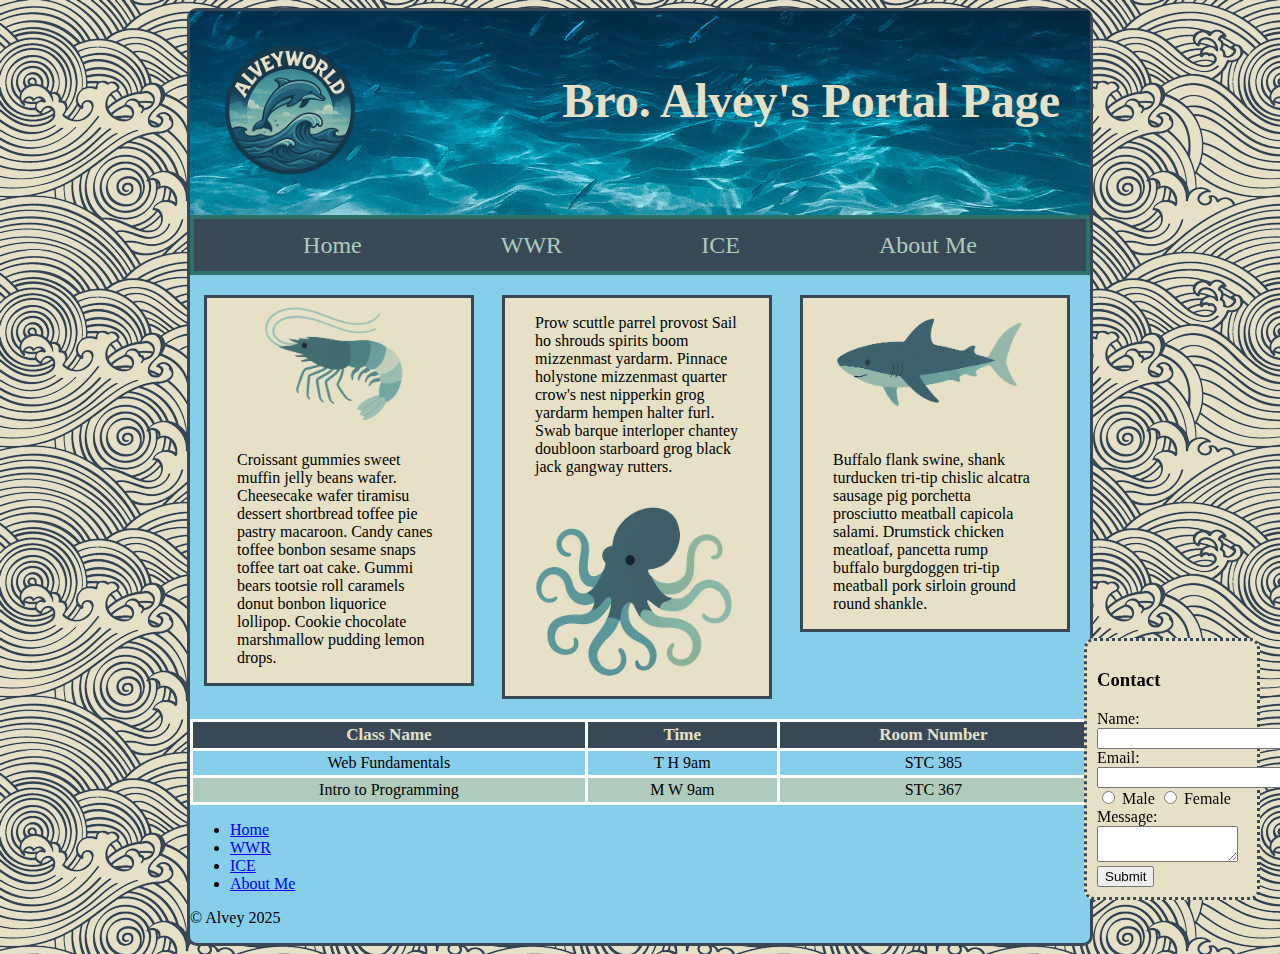
<file: wdd130-alvey demo/index.html>
<!DOCTYPE html>
<html lang="en">

<head>
    <meta charset="UTF-8">
    <meta name="viewport" content="width=device-width, initial-scale=1.0">
    <title>Portal Page</title>
    <link rel="stylesheet" href="styles/style.css"> 
</head>

<body>
    
    <div id="wrapper">
        <header>
            <img src="images/alveyworld_dolphin_logo.png" alt="Bowler Hat Guy Logo">
            <h1>Bro. Alvey's Portal Page</h1>
        </header>
        <nav>
            <a href="index.html">Home</a>
            <a href="wwr/index.html">WWR</a>
            <a href="ice/index.html">ICE</a>
            <a href="aboutme.html">About Me</a>
        </nav>
        <main>
            <section>
                <img src="images/shrimp.png" alt="Shrimp image">
                <p>Croissant gummies sweet muffin jelly beans wafer. Cheesecake wafer tiramisu dessert shortbread toffee pie pastry macaroon. Candy canes toffee bonbon sesame snaps toffee tart oat cake. Gummi bears tootsie roll caramels donut bonbon liquorice lollipop. Cookie chocolate marshmallow pudding lemon drops.</p>
            </section>
            <section>
                <p>Prow scuttle parrel provost Sail ho shrouds spirits boom mizzenmast yardarm. Pinnace holystone mizzenmast quarter crow's nest nipperkin grog yardarm hempen halter furl. Swab barque interloper chantey doubloon starboard grog black jack gangway rutters.</p>
                <img src="images/octopus.png" alt="Octopus image">
            </section>
            <section>
                <img src="images/shark.png" alt="Shark image">
                <p>Buffalo flank swine, shank turducken tri-tip chislic alcatra sausage pig porchetta prosciutto meatball capicola salami. Drumstick chicken meatloaf, pancetta rump buffalo burgdoggen tri-tip meatball pork sirloin ground round shankle.</p>
            </section>

            <table class="paleBlueRows">
                <thead>
                    <tr>
                        <th>Class Name</th>
                        <th>Time</th>
                        <th>Room Number</th>
                    </tr>
                </thead>
                <tbody>
                <tr>
                    <td>Web Fundamentals</td>
                    <td>T H 9am</td>
                    <td>STC 385</td>
                </tr>
                <tr>
                    <td>Intro to Programming</td>
                    <td>M W 9am</td>
                    <td>STC 367</td>
                </tr>
            </tbody>
            </table>
        </main>
        <footer>
            <ul>
                <li><a href="index.html">Home</a></li>
                <li><a href="wwr/index.html">WWR</a></li>
                <li><a href="ice/index.html">ICE</a></li>
                <li><a href="aboutme.html">About Me</a></li>
            </ul>

            
            <form>
                <h3>Contact</h3>
                <label for="name">Name:</label>
                <input type="text" id="name" name="name" required>
                <br>
                <label for="email">Email:</label>
                <input type="email" id="email" name="email" required>

                <br>
                <input type="radio" id="gender" name="gender" value="male">
                <label for="gender">Male</label>
                <input type="radio" id="gender" name="gender" value="female">
                <label for="gender">Female</label>
                <br>
                <label for="message">Message:</label>
                <textarea id="message" name="message" cols="15" rows="2" required></textarea>
                <br>
                <input type="submit">
            </form>
            <p>&copy; Alvey 2025</p>
        </footer>
    </div>

</body>

</html>
</file>
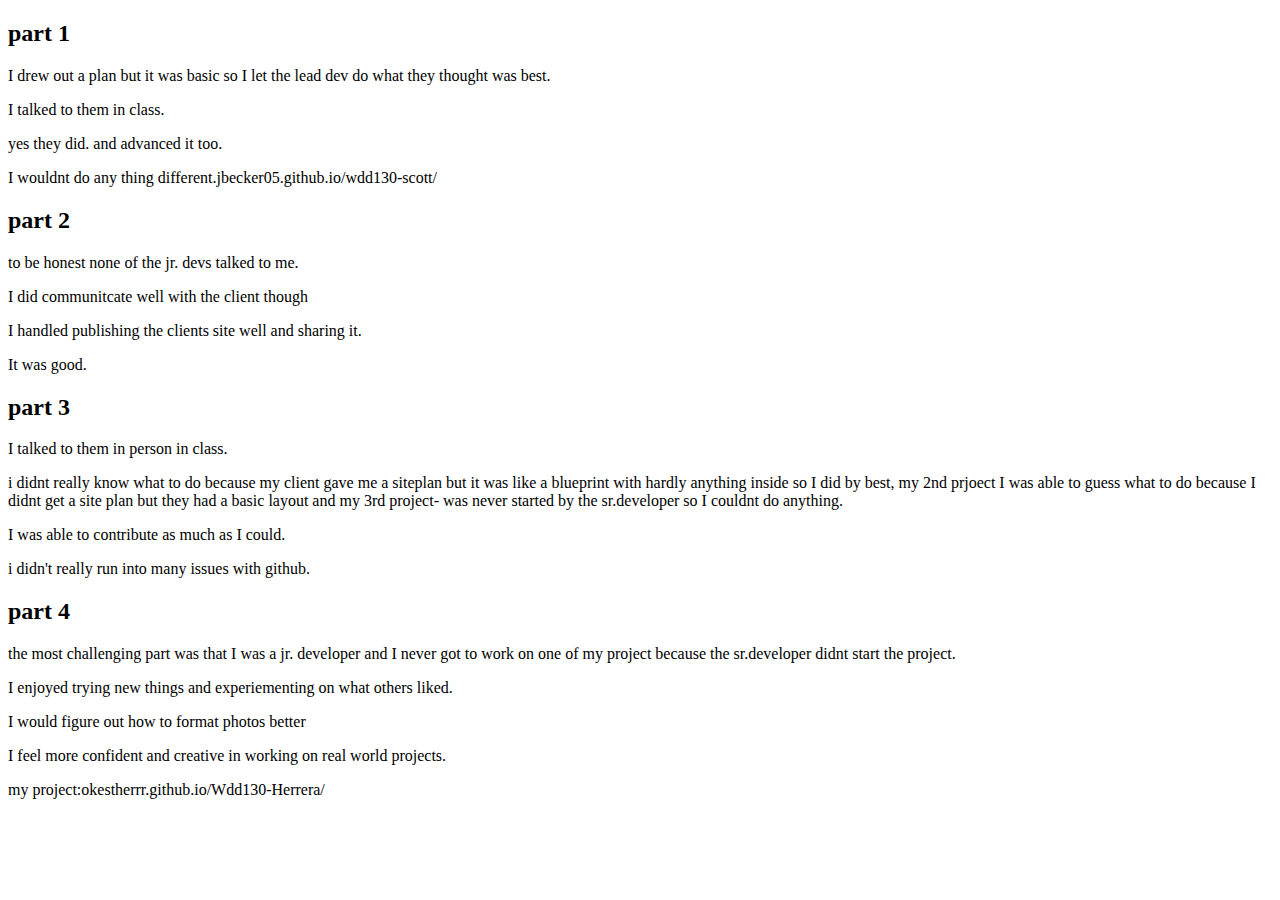
<file: Client_Report.Html>
<!DOCTYPE html>
<html lang="en">
<head>
    <meta charset="UTF-8">
    <meta name="viewport" content="width=device-width, initial-scale=1.0">
    <title>Client report</title>
</head>
<body>
<h2>part 1</h2>
    <p>I drew out a plan but it was basic so I let the lead dev do what they thought was best.</p>
    <p>I talked to them in class.</p>
    <p>yes they did. and advanced it too.</p>
    <p>I wouldnt do any thing different.jbecker05.github.io/wdd130-scott/</p>
<h2>part 2</h2>
    <p>to be honest none of the jr. devs talked to me. </p>
    <p>I did communitcate well with the client though</p>
    <p>I handled publishing the clients site well and sharing it.</p>
    <p>It was good.</p>

<h2>part 3</h2>
    <p>I talked to them in person in class.</p>
    <p>i didnt really know what to do because my client gave me a siteplan but it was like a blueprint with hardly anything inside so I did by best, my 2nd prjoect I was able to guess what to do because I didnt get a site plan but they had a basic layout and my 3rd project- was never started by the sr.developer so I couldnt do anything.</p>
    <p>I was able to contribute as much as I could. </p>
    <p>i didn't really run into many issues with github.</p>

<h2>part 4</h2>
    <p>the most challenging part was that I was a jr. developer and I never got to work on one of my project because the sr.developer didnt start the project. </p>
    <p>I enjoyed trying new things and experiementing on what others liked.</p> 
    <p>I would figure out how to format photos better</p>
    <p>I feel more confident and creative in working on real world projects.</p>
    <p>my project:okestherrr.github.io/Wdd130-Herrera/</p>
</body>
</html>
</file>
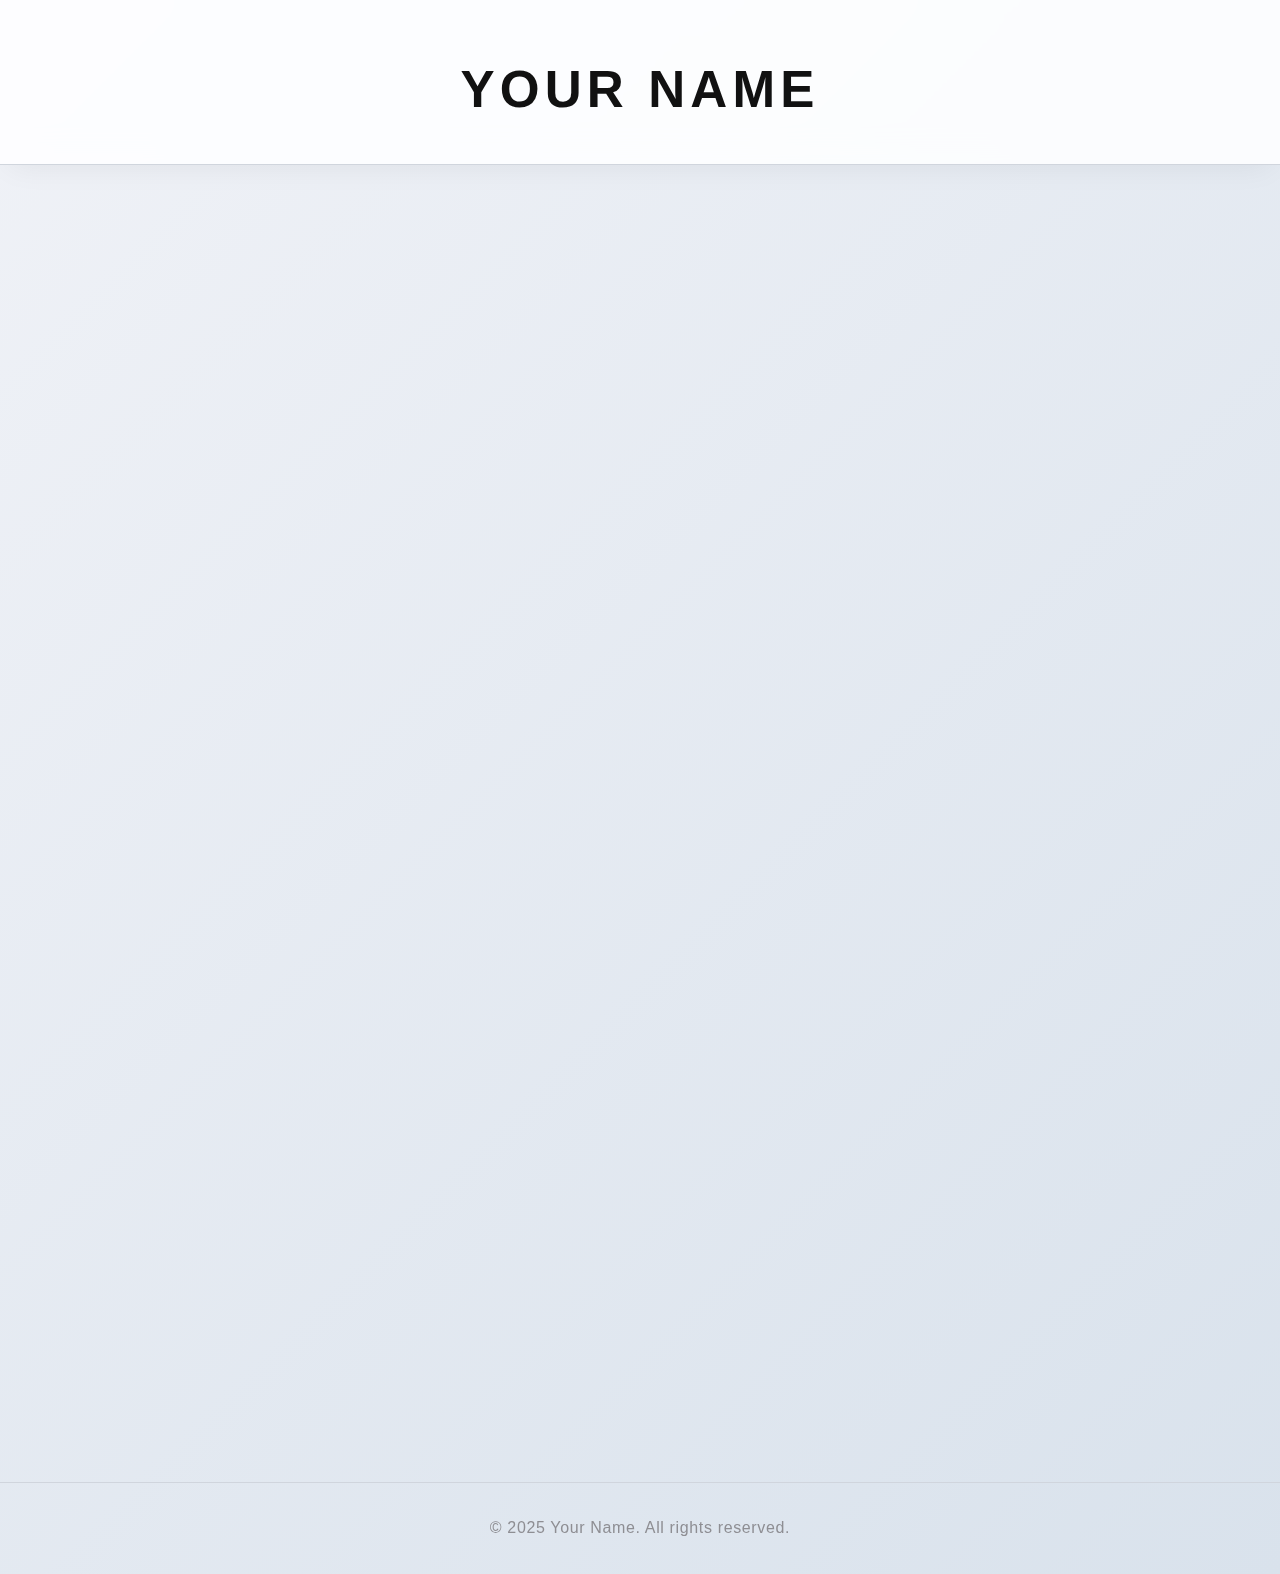
<file: Demo/index2.html>
<!DOCTYPE html>
<html lang="en" >
<head>
  <meta charset="UTF-8" />
  <meta name="viewport" content="width=device-width, initial-scale=1" />
  <title>Your Name | Profile</title>
  <style>
    /* Reset & base */
    * {
      box-sizing: border-box;
      margin: 0; padding: 0;
      -webkit-font-smoothing: antialiased;
      -moz-osx-font-smoothing: grayscale;
    }
    body {
      font-family: -apple-system, BlinkMacSystemFont, "Segoe UI", Roboto, Oxygen,
        Ubuntu, Cantarell, "Open Sans", "Helvetica Neue", sans-serif;
      background: linear-gradient(135deg, #f0f2f7 0%, #d9e2ec 100%);
      color: #1c1c1e;
      line-height: 1.65;
      min-height: 100vh;
      display: flex;
      flex-direction: column;
      scroll-behavior: smooth;
    }
    a {
      color: #0071e3;
      text-decoration: none;
      font-weight: 600;
      transition: color 0.3s ease;
      position: relative;
    }
    a::after {
      content: "";
      position: absolute;
      width: 100%;
      height: 2px;
      background: #0071e3;
      left: 0;
      bottom: -2px;
      transform: scaleX(0);
      transform-origin: right;
      transition: transform 0.3s ease;
    }
    a:hover,
    a:focus {
      color: #004db3;
      outline: none;
    }
    a:hover::after,
    a:focus::after {
      transform: scaleX(1);
      transform-origin: left;
    }

    header {
      background: rgba(255 255 255 / 0.85);
      backdrop-filter: saturate(180%) blur(16px);
      padding: 3rem 2rem 2rem;
      text-align: center;
      font-weight: 800;
      font-size: 3.2rem;
      letter-spacing: 0.1em;
      color: #111;
      border-bottom: 1px solid #d0d5dd;
      box-shadow: 0 10px 30px -10px rgba(0,0,0,0.07);
      position: sticky;
      top: 0;
      z-index: 100;
    }

    main {
      max-width: 900px;
      margin: 5rem auto 6rem;
      padding: 0 2rem;
      display: flex;
      flex-direction: column;
      gap: 4rem;
    }

    section {
      background: rgba(255 255 255 / 0.8);
      backdrop-filter: saturate(180%) blur(12px);
      border-radius: 24px;
      padding: 2.5rem 3rem;
      box-shadow:
        0 8px 24px rgba(0, 0, 0, 0.08),
        0 0 0 1px rgba(0, 0, 0, 0.05);
      transition: box-shadow 0.3s ease;
    }
    section:hover {
      box-shadow:
        0 20px 40px rgba(0, 0, 0, 0.12),
        0 0 0 1px rgba(0, 0, 0, 0.08);
    }

    h2 {
      font-weight: 800;
      font-size: 2.4rem;
      margin-bottom: 1rem;
      letter-spacing: 0.05em;
      color: #0a0a0a;
      border-bottom: 3px solid #0071e3;
      padding-bottom: 0.5rem;
      max-width: fit-content;
    }

    p {
      font-size: 1.2rem;
      color: #3a3a3a;
      max-width: 650px;
      margin-bottom: 1.25rem;
      line-height: 1.8;
    }

    ul {
      list-style: none;
      padding-left: 0;
      max-width: 650px;
      display: flex;
      gap: 1.5rem;
      flex-wrap: wrap;
    }
    ul li {
      flex: 1 1 150px;
    }

    /* Apple-style glassy buttons */
    .btn {
      display: inline-block;
      font-weight: 700;
      font-size: 1.1rem;
      color: #0071e3;
      border: 2px solid #0071e3;
      border-radius: 9999px;
      padding: 0.7rem 1.8rem;
      background: rgba(255 255 255 / 0.9);
      box-shadow:
        inset 0 1px 0 rgba(255, 255, 255, 0.8),
        0 4px 10px rgba(0, 113, 227, 0.2);
      cursor: pointer;
      transition: all 0.35s cubic-bezier(.25,.8,.25,1);
      text-align: center;
      user-select: none;
      text-decoration: none;
      box-sizing: border-box;
      letter-spacing: 0.05em;
      -webkit-tap-highlight-color: transparent;
    }
    .btn:hover,
    .btn:focus {
      background: #0071e3;
      color: #fff;
      box-shadow:
        0 6px 20px rgba(0, 113, 227, 0.5),
        inset 0 1px 0 rgba(255,255,255,0.5);
      outline: none;
    }

    footer {
      text-align: center;
      padding: 2rem 1rem;
      color: #8e8e93;
      font-size: 1rem;
      border-top: 1px solid #d0d5dd;
      user-select: none;
      font-weight: 500;
      letter-spacing: 0.04em;
    }

    /* Animations */
    section {
      opacity: 0;
      transform: translateY(20px);
      animation: fadeInUp 0.7s forwards;
    }
    section:nth-child(1) {
      animation-delay: 0.15s;
    }
    section:nth-child(2) {
      animation-delay: 0.35s;
    }
    section:nth-child(3) {
      animation-delay: 0.55s;
    }

    @keyframes fadeInUp {
      to {
        opacity: 1;
        transform: translateY(0);
      }
    }

    /* Responsive */
    @media (max-width: 600px) {
      header {
        font-size: 2rem;
        padding: 2rem 1rem 1rem;
      }
      main {
        margin: 3rem auto 4rem;
        padding: 0 1rem;
        gap: 3rem;
      }
      section {
        padding: 2rem 1.5rem;
      }
      h2 {
        font-size: 1.8rem;
      }
      p {
        font-size: 1rem;
        max-width: 100%;
      }
      ul {
        flex-direction: column;
      }
      ul li {
        flex-basis: 100%;
      }
      .btn {
        width: 100%;
        padding: 0.9rem;
        font-size: 1.1rem;
      }
    }
  </style>
</head>
<body>
  <header>
    YOUR NAME
  </header>

  <main>
    <section id="about">
      <h2>About Me</h2>
      <p>
        Hello, I’m Your Name — a passionate technologist and designer focused on crafting clean, innovative, and user-centered digital experiences. I blend creativity with precision to deliver elegant solutions that make an impact.
      </p>
      <p>
        My expertise spans software development, UI/UX design, and product strategy, with a dedication to minimalist aesthetics and cutting-edge technology.
      </p>
    </section>

    <section id="portfolio">
      <h2>Portfolio</h2>
      <p>Here are some highlights of my work:</p>
      <ul>
        <li><a href="#" class="btn" tabindex="0">Project One</a></li>
        <li><a href="#" class="btn" tabindex="0">Project Two</a></li>
        <li><a href="#" class="btn" tabindex="0">Project Three</a></li>
      </ul>
    </section>

    <section id="contact">
      <h2>Get In Touch</h2>
      <p>Feel free to connect with me on the platforms below or send me an email directly.</p>
      <div class="contact-links">
        <a href="mailto:youremail@example.com" class="btn" tabindex="0">Email</a>
        <a href="https://linkedin.com/in/yourprofile" target="_blank" rel="noopener" class="btn" tabindex="0">LinkedIn</a>
        <a href="https://github.com/yourprofile" target="_blank" rel="noopener" class="btn" tabindex="0">GitHub</a>
      </div>
    </section>
  </main>

  <footer>
    &copy; 2025 Your Name. All rights reserved.
  </footer>
</body>
</html>
</file>
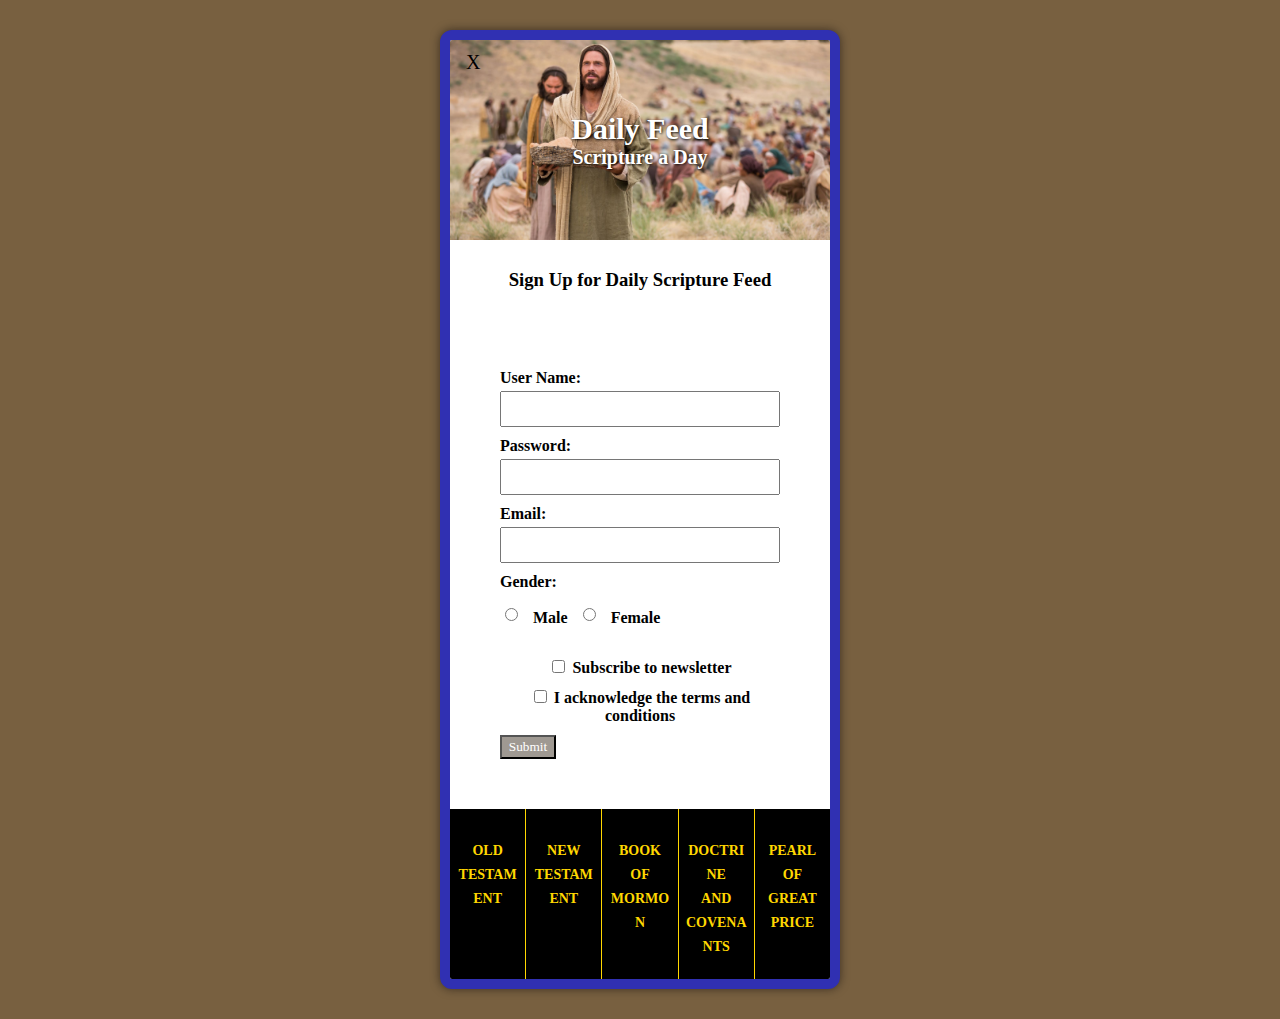
<file: signup/signup.html>
<!DOCTYPE html>
<html lang="en">

<head>
  <meta charset="UTF-8" />
  <meta name="viewport" content="width=device-width, initial-scale=1.0" />
  <title>Daily Feed Sign Up</title>
  <style>
    * {
      box-sizing: border-box;
      font-family: Georgia, serif;
    }

    body {
      margin: 0;
      background: rgb(120, 96, 64);
      display: flex;
      justify-content: center;
      align-items: center;
      min-height: 100vh;
      padding: 30px;
    }

    #formContainer {
      width: 400px;
      background-color: white;
      border-radius: 12px;
      overflow: hidden;
      box-shadow: 0 0 10px rgba(15, 11, 11, 0.568);
      position: relative;
      border: 10px solid rgb(48, 48, 178); 
    }

    #formContainer header {
      background: url('/signup/images/jesus_feeds_5000.jpeg') center/cover no-repeat;
      height: 200px;
      color: white;
      display: flex;
      flex-direction: column;
      justify-content: center;
      align-items: center;
      text-shadow: 1px 1px 3px black;
      padding: 15px 15px 15px 15px;
    }

    header h1 {
      margin: 0;
      font-size: 30px;
    }

    header h2 {
      margin: 0;
      font-size: 20px;
    }

    #closeBtn {
      position: absolute;
      top: 10px;
      left: 10px;
      font-size: 20px;
      background: none;
      border: none;
      cursor: pointer;
    }

    h3 {
      text-align: center;
      padding-top: 10px;
      font-weight: bold;
    }

    form {
      padding: 50px;
    }

    label {
      display: block;
      margin-top: 10px;
      font-weight: bold;
    }

    input[type="text"],
    input[type="password"],
    input[type="email"] {
      width: 100%;
      padding: 8px;
      margin-top: 4px;
    }

    .gender-options {
      display: flex;
      gap: 10px;
      margin-top: 8px;
      align-items: center;
      margin-bottom: 30px;
    }

    .gender-options input[type="radio"] {
      margin-right: 5px;
    }

    .center-section {
      text-align: center;
      margin-top: 10px;
    }

    .center-section:last-of-type {
      margin-bottom: 30px;
    }

    button[type="submit"] {
      margin-top: 10px;
      width: 20%;
      padding: 2px;
      background-color: #9f9992;
      color: white;
      margin-bottom: center;
     
    }

    .book-links {
      display: flex;
      justify-content: space-between;
      background-color: black;
      color: gold;
      font-size: 14px;
      height: 170px;
      text-align: center;
    }

    .book-links div {
      flex: 1;
      border-right: 1px solid gold;
      display: flex;
      flex-direction: column;
      justify-content: flex-start; /* Move titles to top */
      align-items: center;
      padding-top: 30px; /* More space from top */
      line-height: 1.7; /* Increased line height for readability */
      font-weight: bold;
      font-family: 'Georgia', serif;
      height: 100%;
      word-break: break-word; /* Ensure long words break */
      padding-left: 5px;
      padding-right: 5px;
    }

    .book-links div:last-child {
      border-right: none;
    }
  </style>
</head>

<body>
  <div id="formContainer">
    <header>
      <button type="button" id="closeBtn">X</button>
      <h1>Daily Feed</h1>
      <h2>Scripture a Day</h2>
    </header>

    <h3>Sign Up for Daily Scripture Feed</h3>

    <form id="myForm">
      <label for="username">User Name:</label>
      <input type="text" id="username" name="username" required />

      <label for="password">Password:</label>
      <input type="password" id="password" name="password" required />

      <label for="email">Email:</label>
      <input type="email" id="email" name="email" required />

      <label>Gender:</label>
      <div class="gender-options">
        <input type="radio" id="male" name="gender" value="male" required />
        <label for="male">Male</label>
        <input type="radio" id="female" name="gender" value="female" required />
        <label for="female">Female</label>
      </div>

      <section class="center-section">
        <label for="newsletter">
          <input type="checkbox" id="newsletter" name="newsletter" />
          Subscribe to newsletter
        </label>
      </section>

      <section class="center-section">
        <label for="conditions">
          <input type="checkbox" id="conditions" name="conditions" required />
          I acknowledge the terms and conditions
        </label>
      </section>

      <section>
        <button type="submit">Submit</button>
      </section>
    </form>

    <div class="book-links">
      <div>OLD<br />TESTAMENT</div>
      <div>NEW<br />TESTAMENT</div>
      <div>BOOK<br />OF MORMON</div>
      <div>DOCTRINE<br />AND COVENANTS</div>
      <div>PEARL OF<br />GREAT PRICE</div>
    </div>
  </div>

  <div id="output"></div>

  <script>
    document.getElementById("closeBtn").addEventListener("click", function () {
      document.getElementById("formContainer").style.display = "none";
    });

    const form = document.getElementById("myForm");
    const output = document.getElementById("output");

    form.addEventListener("submit", function (event) {
      event.preventDefault();
      const formData = new FormData(form);
      const entries = [];

      for (const [key, value] of formData.entries()) {
        if (key == "password") {
          entries.push(
            `<strong>${key}</strong>: ${value} (you should probably encrypt the password)`
          );
        } else {
          entries.push(`<strong>${key}</strong>: ${value}`);
        }
      }

      output.innerHTML = `
        <br>
        <h3>Here is the data that would be sent to the server:</h3>
        <ul>
          ${entries.map((item) => `<li>${item}</li>`).join("")}
        </ul>
      `;
    });
  </script>
</body>

</html>
</file>
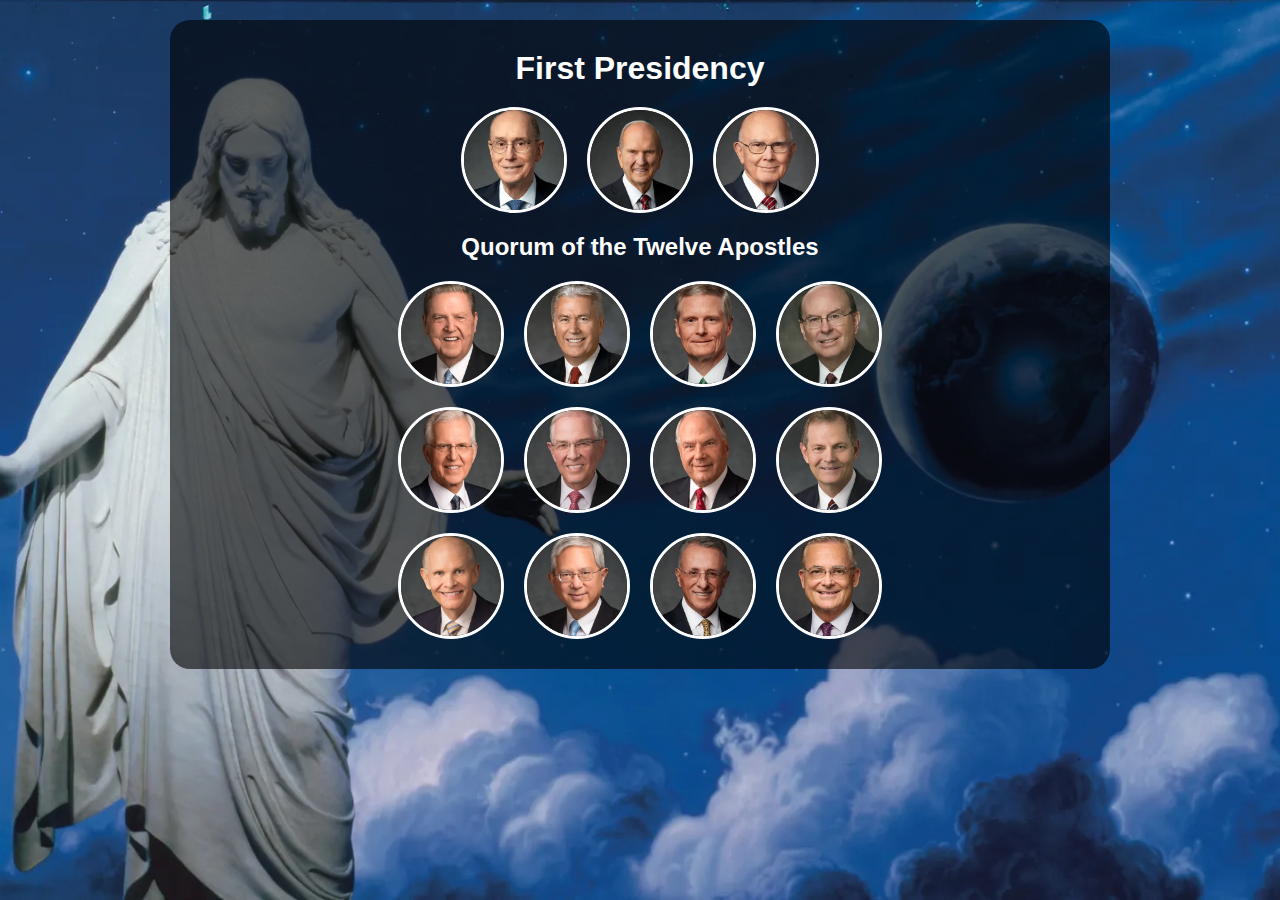
<file: ice/apostle_spotlight/apostles.html>
<!DOCTYPE html>
<html lang="en">
<head>
  <meta charset="UTF-8">
  <meta name="viewport" content="width=device-width, initial-scale=1.0">
  <title>Apostles Spotlights</title>
  <style>
    body {
      background: url('images/christus.webp') no-repeat center center fixed;
      background-size: cover;
      color: white;
      font-family: Arial, sans-serif;
      margin: 0;
      padding: 0;
      text-align: center;
    }

    .overlay {
      background-color: rgba(0, 0, 0, 0.5);
      min-height: 100vh;
      padding: 20px;
    }

    .container {
      background-color: rgba(0, 0, 0, 0.6);
      padding: 20px;
      border-radius: 20px;
      max-width: 900px;
      margin: auto;
      margin-top: 20px;
    }

    h1, h2 {
      margin: 10px 0;
    }

    .circle {
      border-radius: 50%;
      overflow: hidden;
      width: 100px;
      height: 100px;
      margin: 10px;
      border: 3px solid white;
    }

    .circle img {
      width: 100%;
      height: 100%;
      object-fit: cover;
    }

    .row {
      display: flex;
      justify-content: center;
      flex-wrap: wrap;
    }

  </style>
</head>
<body>
  <div class="container">
    <h1>First Presidency</h1>
    <div class="row">
      <div class="circle"><img src="images/eyring.webp" alt="Eyring"></div>
      <div class="circle"><img src="images/nelson.webp" alt="Nelson"></div>
      <div class="circle"><img src="images/oaks.webp" alt="Oaks"></div>
    </div>

    <h2>Quorum of the Twelve Apostles</h2>
    <div class="row">
      <div class="circle"><img src="images/holland.webp" alt="Holland"></div>
      <div class="circle"><img src="images/uchtdorf.webp" alt="Uchtdorf"></div>
      <div class="circle"><img src="images/bednar.webp" alt="Bednar"></div>
      <div class="circle"><img src="images/cook.webp" alt="Cook"></div>
    </div>
    <div class="row">
      <div class="circle"><img src="images/christofferson.webp" alt="Christofferson"></div>
      <div class="circle"><img src="images/anderson.webp" alt="Anderson"></div>
      <div class="circle"><img src="images/rasband.webp" alt="Rasband"></div>
      <div class="circle"><img src="images/stevenson.webp" alt="Stevenson"></div>
    </div>
    <div class="row">
      <div class="circle"><img src="images/renlund.webp" alt="Renlund"></div>
      <div class="circle"><img src="images/gong.webp" alt="Gong"></div>
      <div class="circle"><img src="images/soares.webp" alt="Soares"></div>
      <div class="circle"><img src="images/kearon.webp" alt="Kearon"></div>
    </div>
  </div>
</body>
</html>
</file>
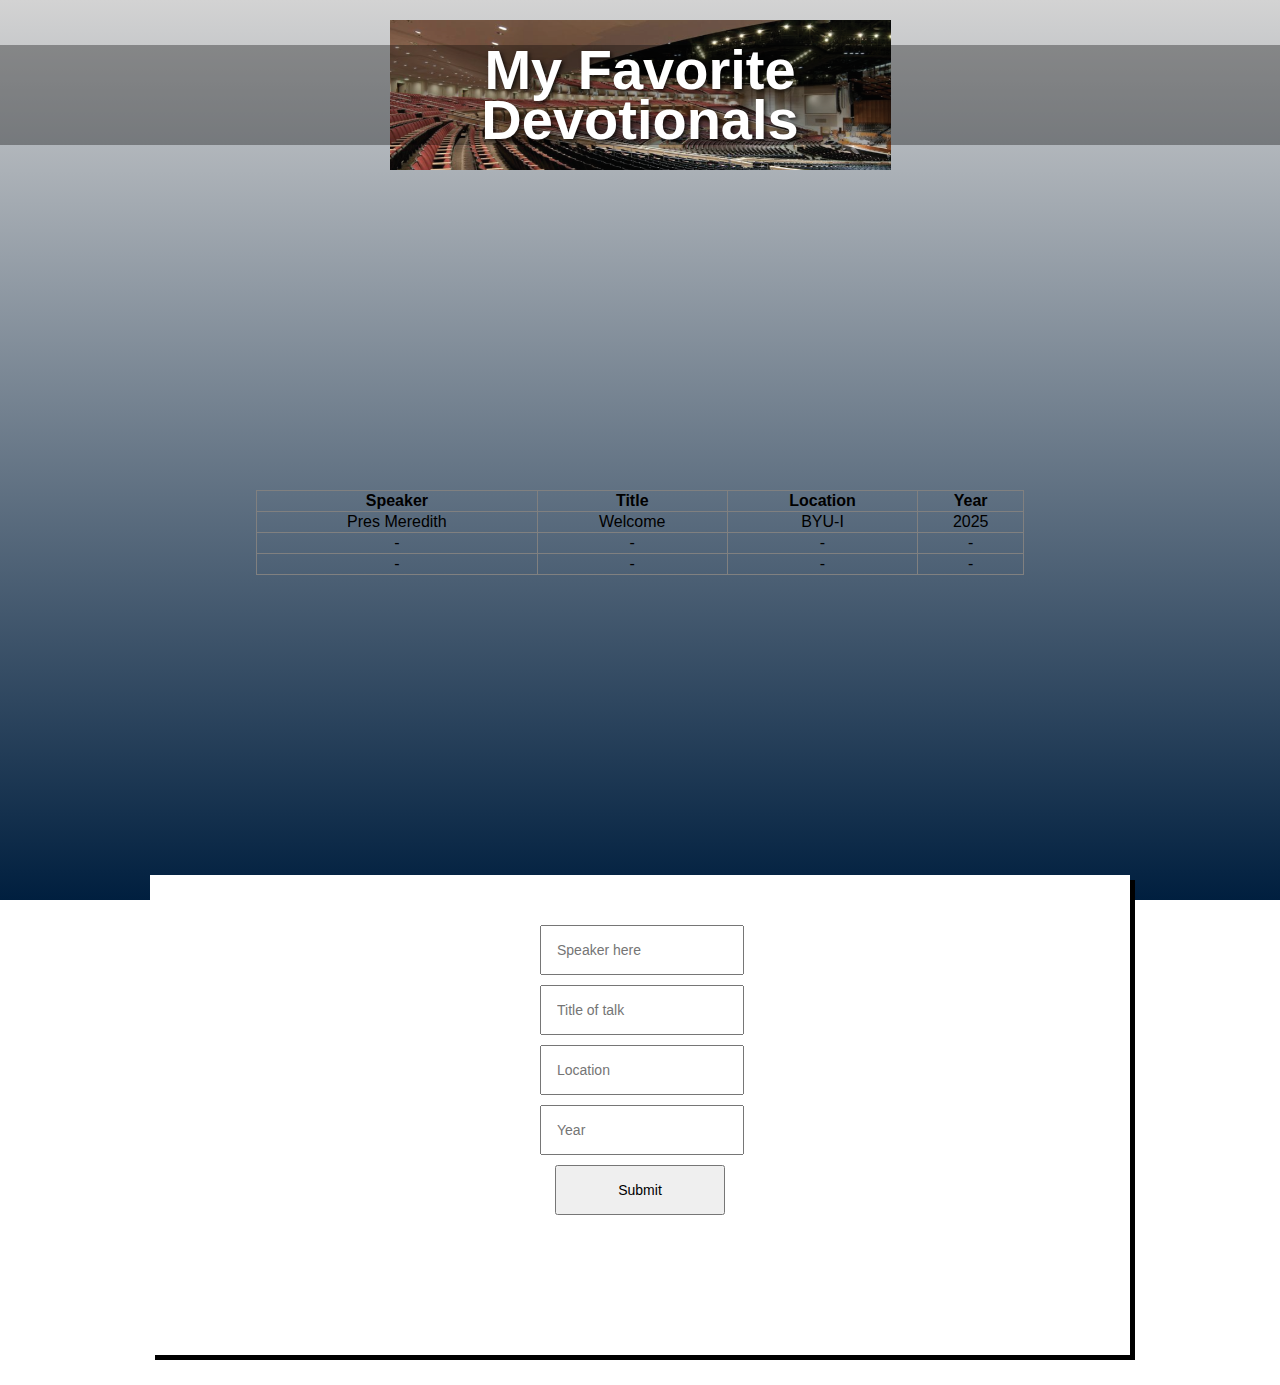
<file: ice/favorite_devo/favdevo.html>
<!DOCTYPE html>
<html lang="en">
<head>
  <meta charset="UTF-8" />
  <meta name="viewport" content="width=device-width, initial-scale=1.0"/>
  <title>My Favorite Devotionals</title>
  <link rel="stylesheet" href="styles/styles.css" />
</head>
<body>
 
  <div class="container">
    <header class="header">
      <div class="header-image">
        <h1>My Favorite<br>Devotionals</h1>
      </div>
    </header>
    <main>
       <style> 
    form {
      max-width: 200px;
      margin: 10px auto;
      font-family: Arial, sans-serif;
    }

    table{
      border-collapse: collapse;
      width: 60%;
      margin: 300px auto ;
    }

    input, button {
      display: inline-flexbox;
      width:85%;
      padding: 15px;
      margin-bottom: 10px;
      font-size: 14px;
    }

  </style>
    <table border="1">
  <tr>
    <th>Speaker</th>
    <th>Title</th>
    <th>Location</th>
    <th>Year</th>
  </tr>
  <tr>
    <td>Pres Meredith</td>
    <td>Welcome</td>
    <td>BYU-I</td>
    <td>2025</td>
  </tr>
  <tr>
    <td> - </td>
    <td> - </td>
    <td> - </td>
    <td> - </td>
  </tr>
  <tr>
    <td> - </td>
    <td> - </td>
    <td> - </td>
    <td> - </td>
  </tr>
</table>
      </tr>
    </table>
      <div class="content-box">
        <form action="/submit" method="post">
        <input type="text" name="Speaker" placeholder="Speaker here">
        <form action="/submit" method="post">
        <input type="text" name="Title" placeholder="Title of talk">
        <form action="/submit" method="post">
        <input type="text" name="Location" placeholder="Location">
         <form action="/submit" method="post">
        <input type="Int" name="Year" placeholder="Year">
        <button type="submit">Submit</button>
        </form>
        <!-- Add your devotional content here -->
         
      </div>
    </main>
  </div>
</body>
</html>
</file>
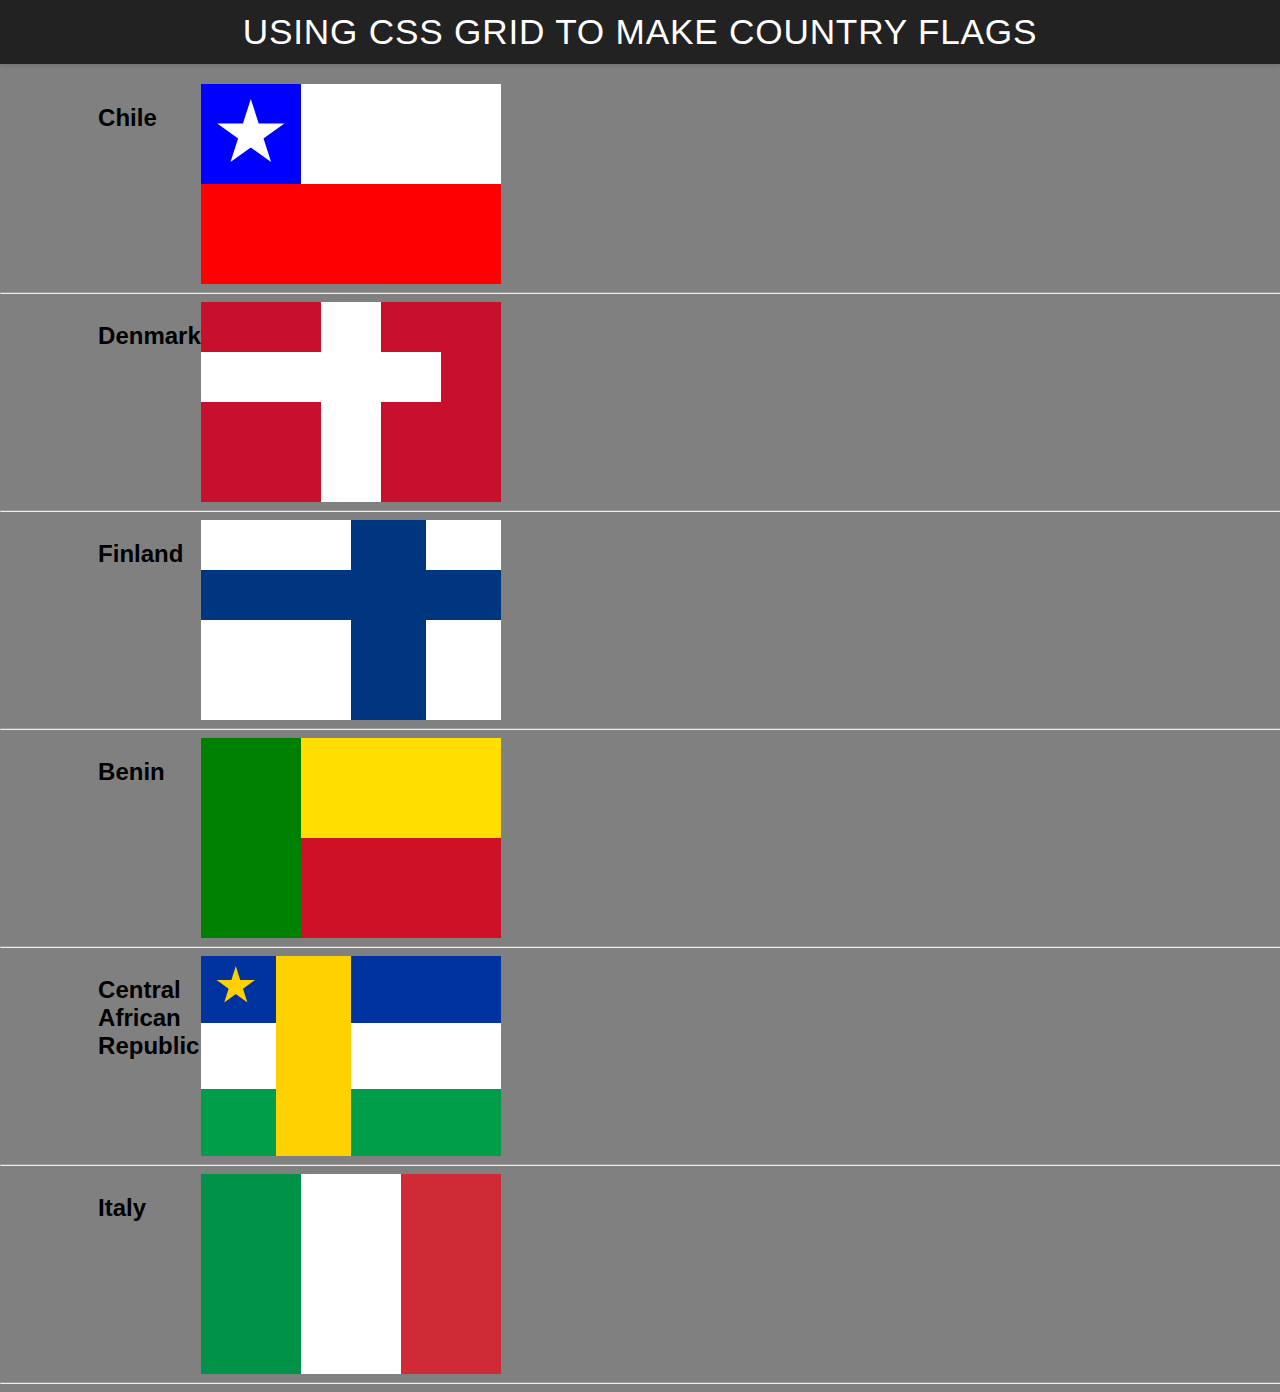
<file: ice/grid_flags/flags.html>
<!DOCTYPE html>
<html lang="en">

<head>
    <meta charset="UTF-8" />
    <meta name="viewport" content="width=device-width, initial-scale=1" />
    <title>Flag</title>
    <style>
        body {
            margin: 0;
            font-family: 'Helvetica Neue', sans-serif;
            background-color: gray;
        }

        header {
            background-color: #222;
            color: #fff;
            padding: 0.75rem 1.5rem;
            display: flex;
            align-items: center;
            justify-content: center;
            font-size: 1.1rem;
            letter-spacing: 0.05rem;
            text-transform: uppercase;
            box-shadow: 0 2px 4px rgba(0, 0, 0, 0.1);
        }

        header h1 {
            margin: 0;
            font-weight: 400;
        }

        main {
            display: grid;
            grid-template-columns: 0.1fr 0.1fr 1fr 0.1fr;
            margin-top: 20px;
        }

        hr {
            width: 100%;
            grid-column: 1 / 5;
        }

        h2 {
            grid-column: 2 / 3;
        }

        /* Chile */
        #blue {
            background: blue;
            grid-column: 1 / 2;
            display: grid;
            align-items: center;
            justify-items: center;
        }

        #white {
            background: white;
            grid-column: 2 / 4;
        }

        #red {
            background: red;
            grid-column: 1 / 4;
        }

        #chile {
            display: grid;
            grid-template-columns: 1fr 1fr 1fr;
            grid-template-rows: 1fr 1fr;
            height: 200px;
            width: 300px;
        }

        .star {
            width: 70px;
            aspect-ratio: 1;
            background: white;
            clip-path: polygon(50% 0, 79% 90%, 2% 35%, 98% 35%, 21% 90%);
        }

        /* Denmark */
        #denmark {
            display: grid;
            grid-template-columns: repeat(5, 1fr);
            grid-template-rows: repeat(4, 1fr);
            width: 300px;
            height: 200px;
            position: auto;
        }

        #dred4 {
            background: #c8102e; /* red base */
            grid-column: 1 / 6;
            grid-row: 1 / 5;
        }

        #dred1 {
            background: white; /* horizontal cross */
            grid-column: 1 / 5;
            grid-row: 2 / 3;
        }

        #dred2 {
            background: white; /* vertical cross */
            grid-column: 3 / 4;
            grid-row: 1 / 5;
        }

        /* Finland */
        #finland {
            display: grid;
            grid-template-columns: repeat(4, 1fr);
            grid-template-rows: repeat(4, 2fr);
            width: 300px;
            height: 200px;
            position: relative;
        }

        #fwhite4 {
            background: white; /* white background */
            grid-column: 1 / 6;
            grid-row: 1 / 5;
        }

        #fwhite1 {
            background: #003580; /* blue horizontal cross */
            grid-column: 1 / 5;
            grid-row: 2 / 3;
        }

        #fwhite2 {
            background: #003580; /* blue vertical cross */
            grid-column: 3 / 4;
            grid-row: 1/ 5;
        }

        /* Benin */
        #benin {
            display: grid;
            grid-template-columns: 1fr 2fr;
            grid-template-rows: 1fr 1fr;
            width: 300px;
            height: 200px;
        }

        #bgreen {
            background: #008000;
            grid-column: 1 / 2;
            grid-row: 1 / 3;
        }

        #byellow {
            background: #ffde00;
            grid-column: 2 / 3;
            grid-row: 1 / 2;
        }

        #bred {
            background: #ce1126;
            grid-column: 2 / 3;
            grid-row: 2 / 3;
        }

        /* Central African Republic */
        #car {
            display: grid;
            grid-template-columns: repeat(4, 1fr);
            grid-template-rows: repeat(3, 1fr);
            width: 300px;
            height: 200px;
            position: relative;
        }

        #car-blue {
            background: #0033a0;
            grid-column: 1 / 5;
            grid-row: 1 / 2;
        }

        #car-white {
            background: white;
            grid-column: 1/ 5;
            grid-row: 2 / 3;
        }

        #car-green {
            background: #009e49;
            grid-column: 1 / 5;
            grid-row: 3 / 4;
        }

        #car-yellow-bar {
            background: #ffd100;
            grid-column: 2 / 3;
            grid-row: 1 / 4;
        }

        .car-star {
            position: absolute;
            top: 10px;
            left: 15px;
            width: 40px;
            height: 40px;
            background: #ffd100;
            clip-path: polygon(
                50% 0%,
                61% 35%,
                98% 35%,
                68% 57%,
                79% 91%,
                50% 70%,
                21% 91%,
                32% 57%,
                2% 35%,
                39% 35%
            );
        }

        /* Italy */
        #italy {
            display: grid;
            grid-template-columns: repeat(3, 1fr);
            width: 300px;
            height: 200px;
        }

        #italy-green {
            background: #009246;
            grid-column: 1 / 2;
        }

        #italy-white {
            background: white;
            grid-column: 2 / 3;
        }

        #italy-red {
            background: #ce2b37;
            grid-column: 3 / 4;
        }
    </style>
</head>

<body>
    <header>
        <h1>Using CSS Grid to make Country Flags</h1>
    </header>
    <main>
        <h2>Chile</h2>
        <div id="chile">
            <div id="blue">
                <div class="star"></div>
            </div>
            <div id="white"></div>
            <div id="red"></div>
        </div>
        <hr />

        <h2>Denmark</h2>
        <div id="denmark">
            <div id="dred4"></div> 
            <div id="dred1"></div>
            <div id="dred2"></div> 
        </div>
        <hr />

        <h2>Finland</h2>
        <div id="finland">
            <div id="fwhite4"></div> 
            <div id="fwhite1"></div> 
            <div id="fwhite2"></div> 
        </div>
        <hr />

        <h2>Benin</h2>
        <div id="benin">
            <div id="bgreen"></div>
            <div id="byellow"></div>
            <div id="bred"></div>
        </div>
        <hr />

        <h2>Central African Republic</h2>
        <div id="car">
            <div id="car-blue"></div>
            <div id="car-white"></div>
            <div id="car-green"></div>
            <div id="car-yellow-bar"></div>
            <div class="car-star"></div>
        </div>
        <hr />

        <h2>Italy</h2>
        <div id="italy">
            <div id="italy-green"></div>
            <div id="italy-white"></div>
            <div id="italy-red"></div>
        </div>
        <hr />
    </main>
</body>

</html>
</file>
<file: wdd130-alvey demo/styles/style.css>
body {
    background: #e6e1c6;
    background-image: url("../images/wave.png");
    background-repeat: repeat;
}

#wrapper {
    background: skyblue;
    width: 900px;
    margin: auto;
    border: 3px solid #384856;
    border-radius: 10px;
}

header {
    background-image: url("../images/ocean.png");
    background-position: 0 -472px;
    padding: 30px;
}

header img {
    width: 140px;
}

header h1 {
    display: inline;
    font-size: 3em;
    float: right;
    color: #e6e1c6;
}

nav {
    background: #384856;
    width: 100%;
    border: 4px solid #2e7168;
    box-sizing: border-box;
    display: flex;
    justify-content: space-evenly;
    height: 60px;
}

nav a {
    display: flex;
    align-items: center;
    text-decoration: none;
    font-size: 1.5em;
    color: #aecbbc;
    padding: 0 30px;
}

nav a:hover {
    background: #2e7168;
    text-shadow: 4px 4px 2px #384856;
}

footer form {
    background: #e6e1c6;
    width: 150px;
    padding: 10px;
    border: 3px dotted #384856;
    border-radius: 10px;
    position:fixed;
    bottom: 0;
    right: 20px;
}

section {
    border: 3px solid #384856;
    background: #e6e1c6;
    width: 30%;
    float: left;
    padding: 0 30px;
    box-sizing:border-box;
    margin: 20px 14px;
}

section img {
    width: 200px;
}

table {
    clear: both;
    width: 100%;
}

table.paleBlueRows {
    text-align: center;
    border-collapse: collapse;
  }
  table.paleBlueRows td, table.paleBlueRows th {
    border: 3px solid #FFFFFF;
    padding: 3px 2px;
  }
  table.paleBlueRows tr:nth-child(even) {
    background: #AECBBC;
  }
  table.paleBlueRows thead {
    background: #384856;
  }
  table.paleBlueRows thead th {
    font-size: 17px;
    font-weight: bold;
    color: #E6E1C6;
  }
</file>
<file: ice/favorite_devo/styles/styles.css>
body {
  margin: 0;
  height: 100%;
  font-family: Arial, sans-serif;
  background: linear-gradient(to bottom, #d3d3d3, #001f3f);
  background-repeat: no-repeat; /* Just in case */
  background-attachment: fixed;
}

.container {
  text-align: center;
}

.header {
  padding: 20px 0;
}

.header-image {
  background-image: url('../images/icenter.png'); /* Replace with your image */
  background-repeat: no-repeat;
  background-position: center;
  height: 150px;
  display: flex;
  flex-direction: column;
  justify-content: center;
  color: white;

}

.header-image h1 {
  margin: 0;
  line-height: 0.9;
    font-size: 3.5em;
  font-weight: bold;
  text-shadow: 2px 2px 4px rgba(0, 0, 0, 0.7);
  background: #00000055;
}

.content-box {
  background-color: white;
  margin: 30px auto;
  width: 90%;
  max-width: 900px;
  padding: 40px;
  box-shadow: 5px 5px 0px black;
  min-height: 400px;
}
</file>
